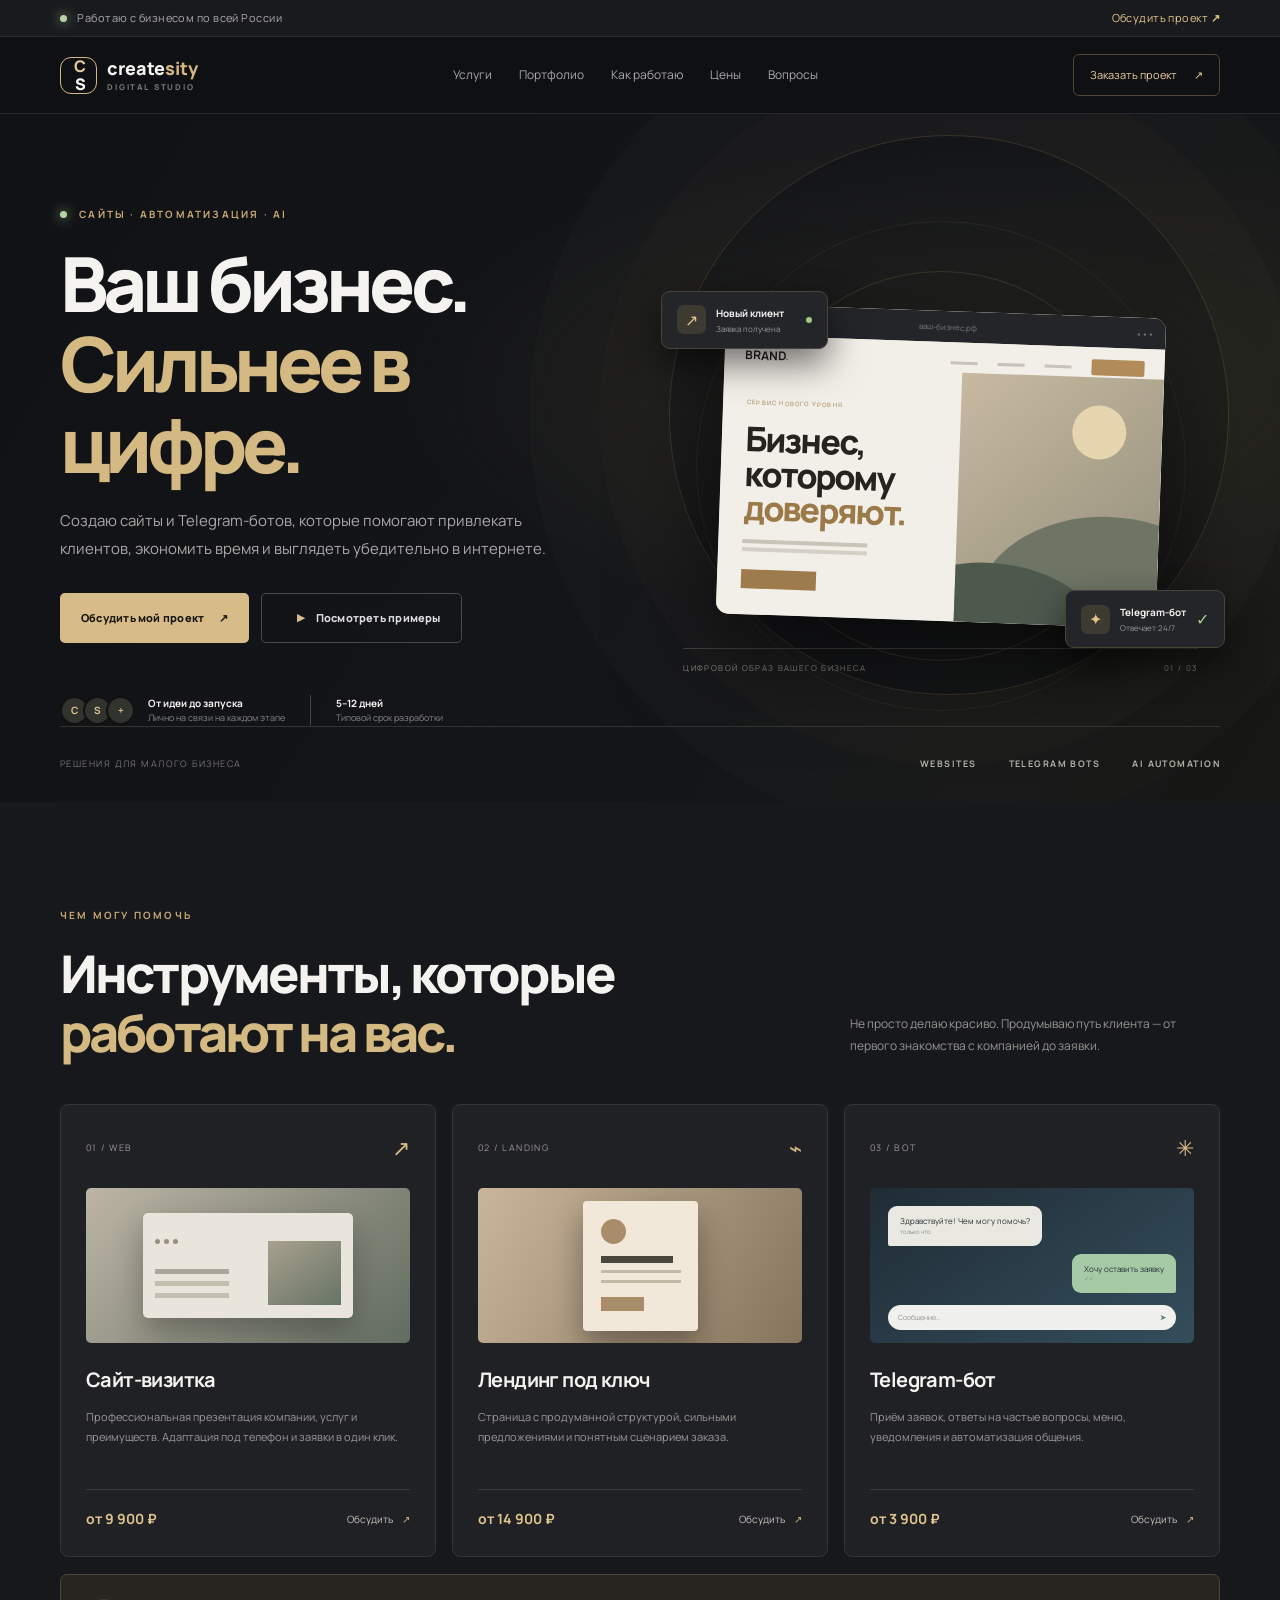
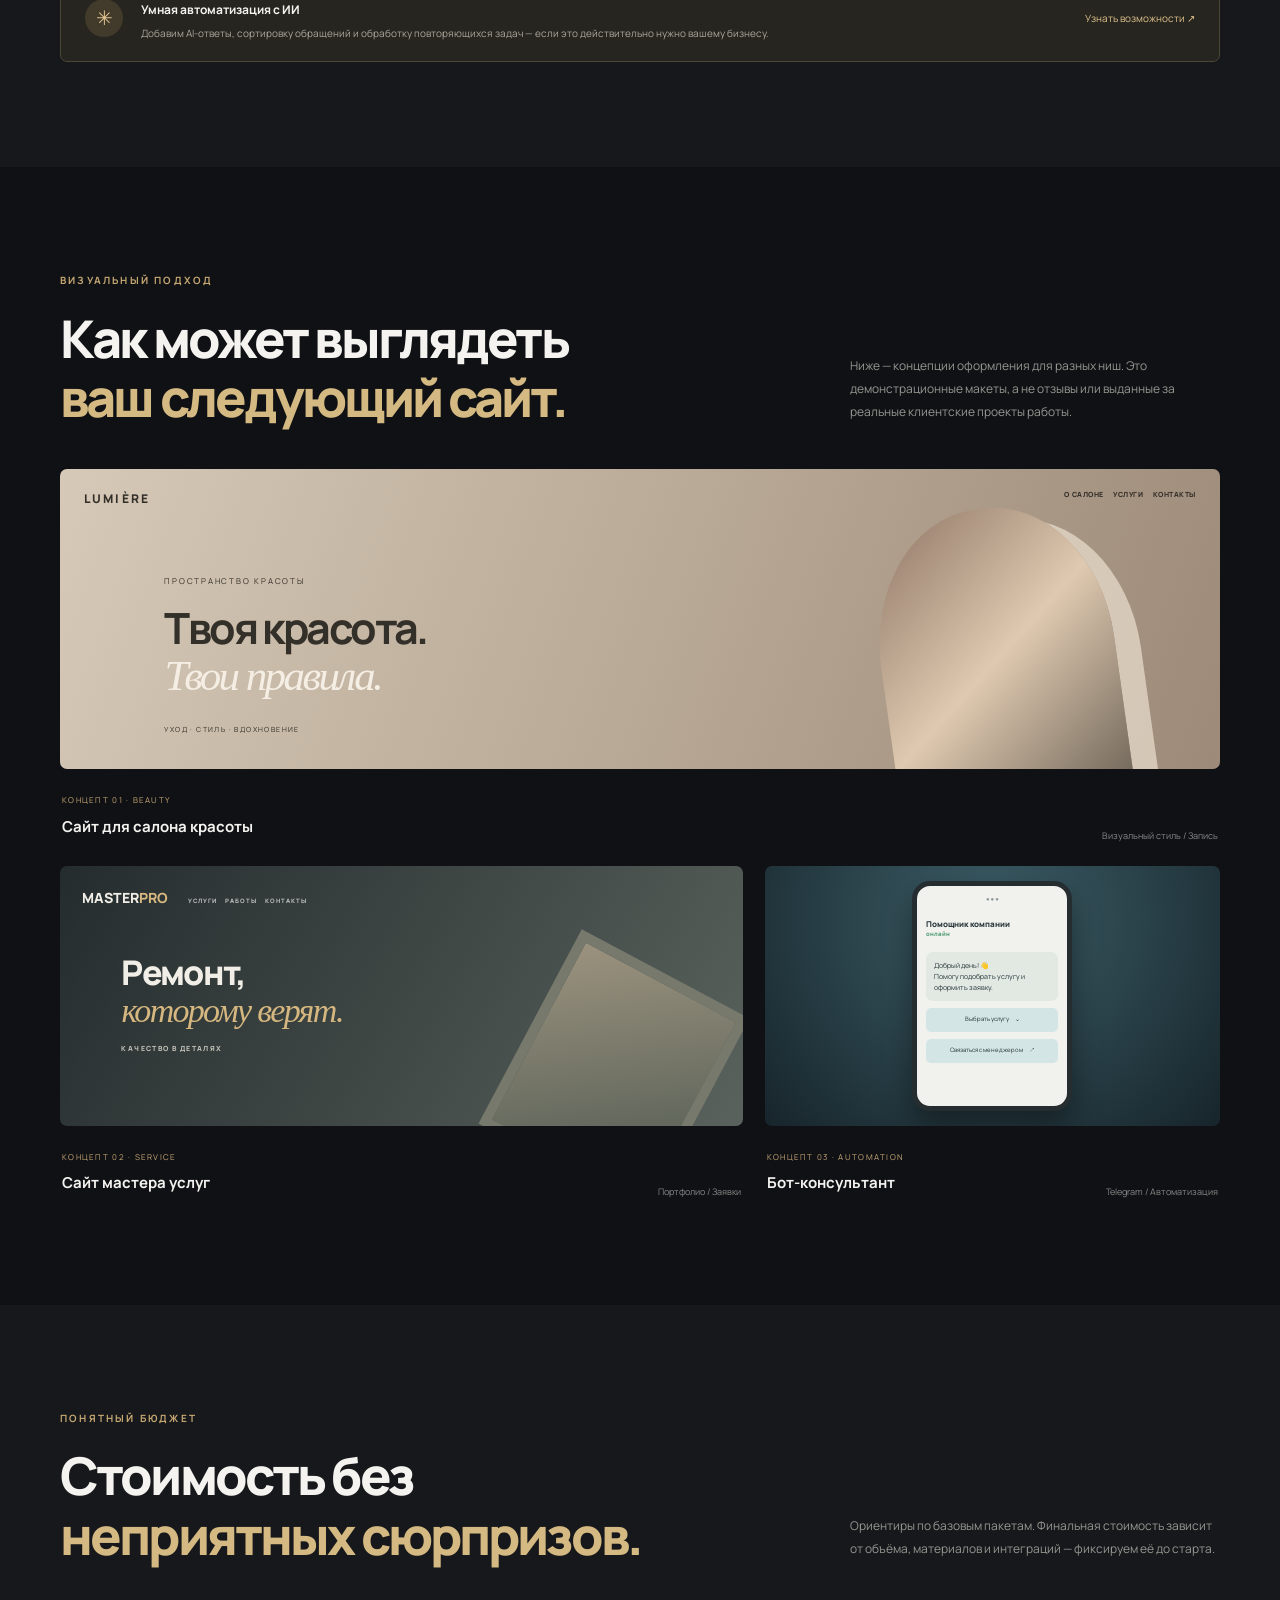
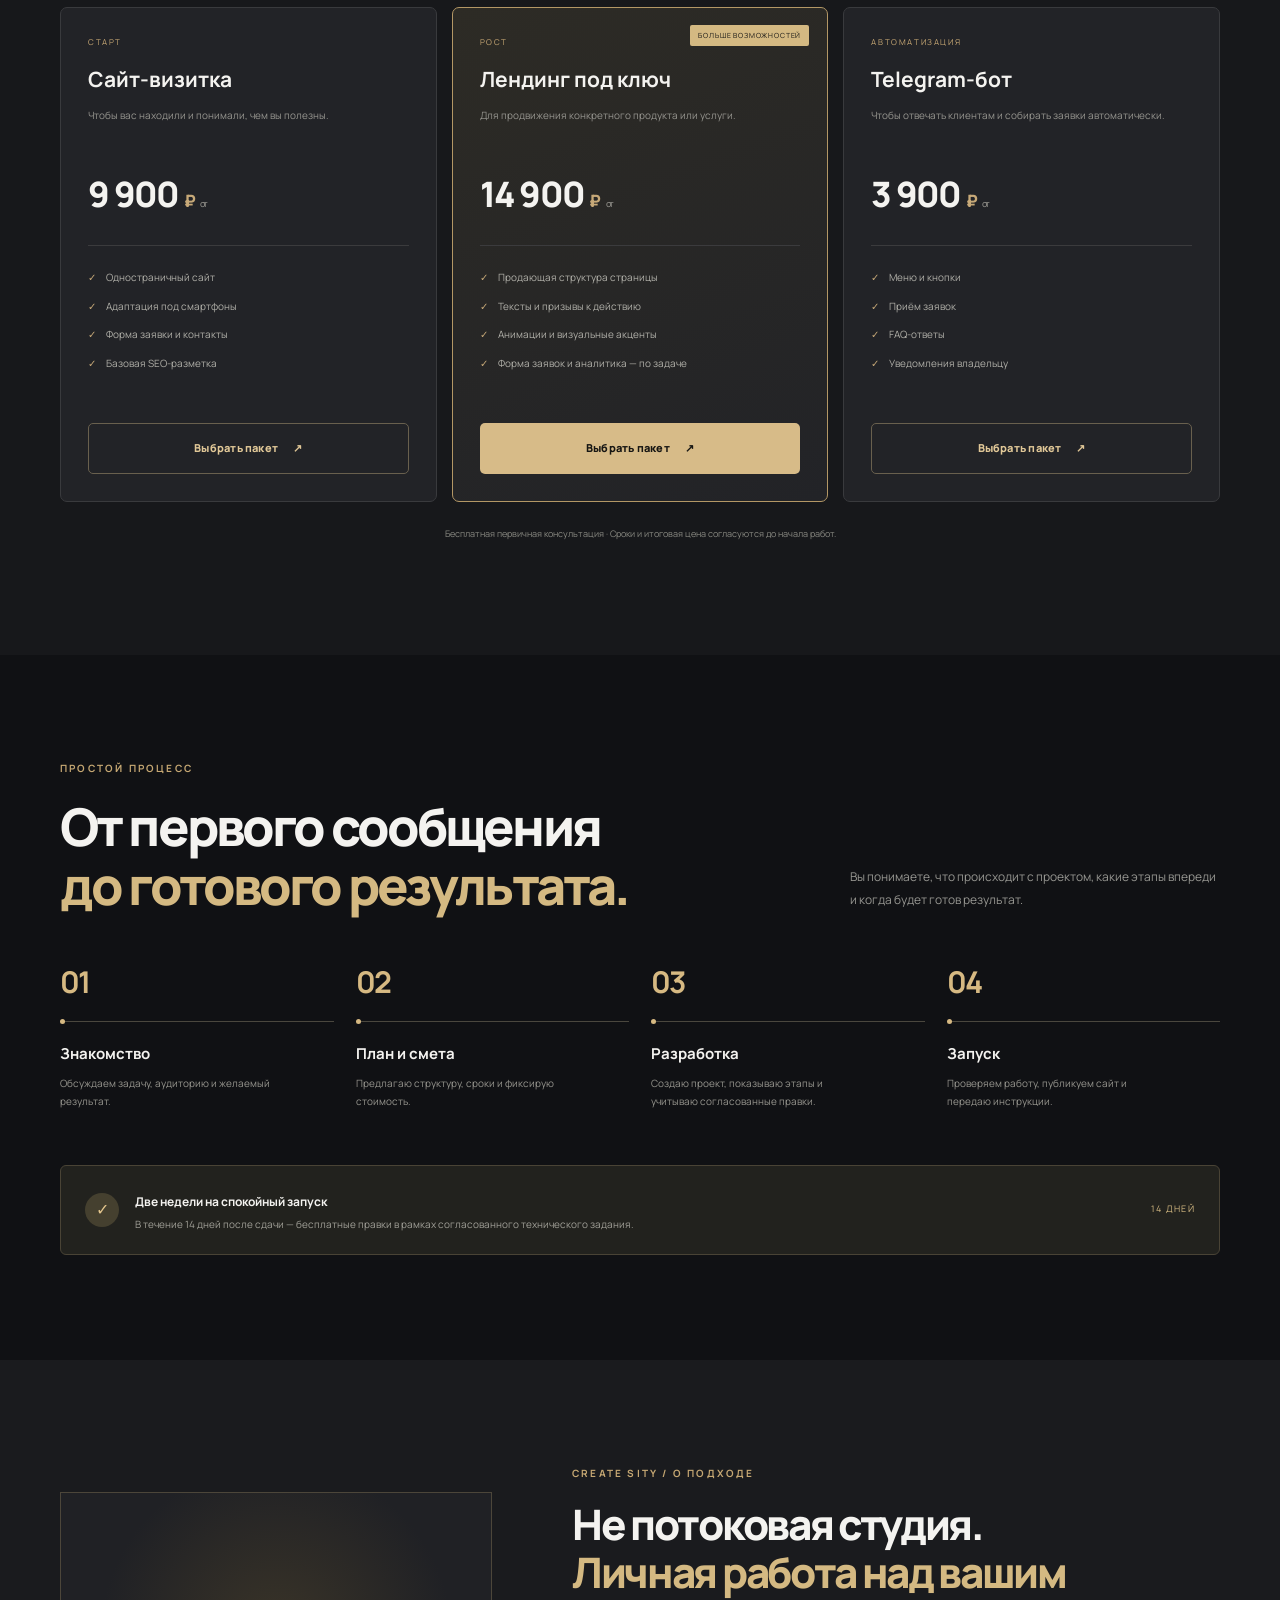
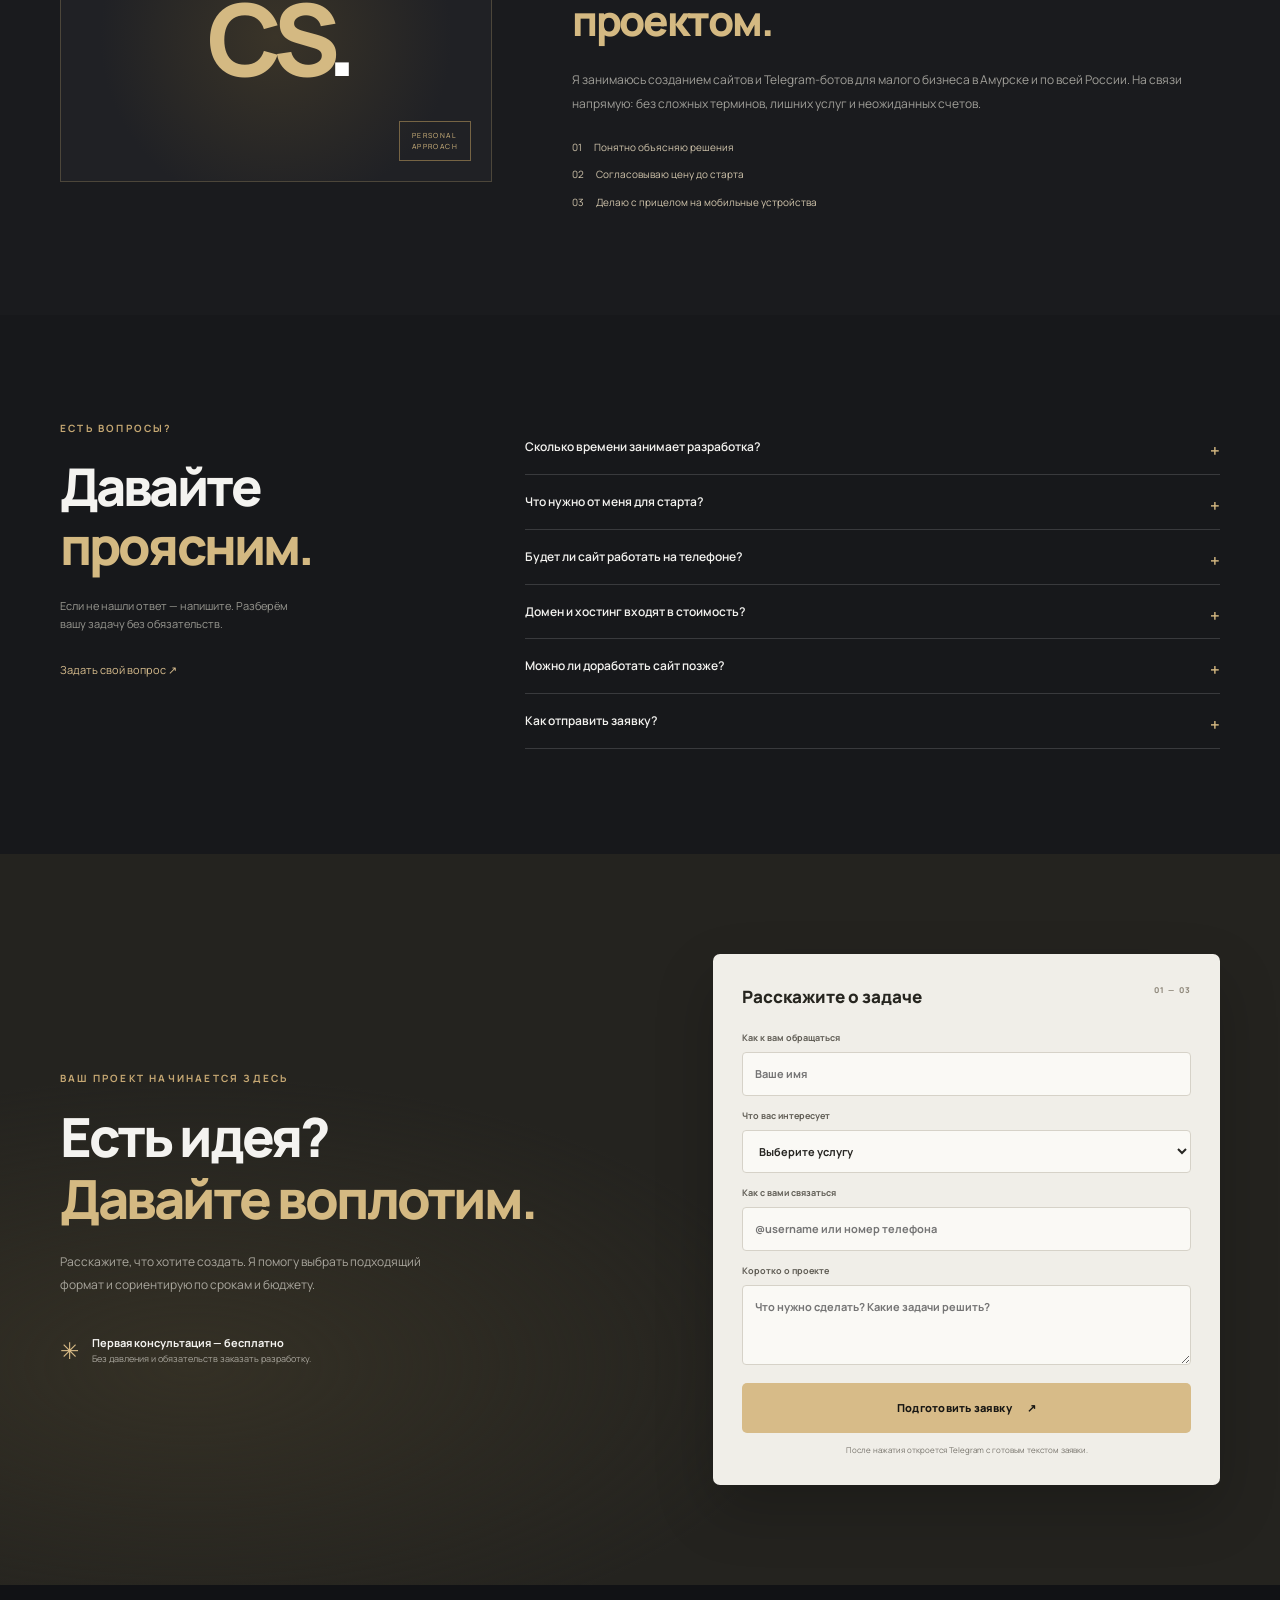
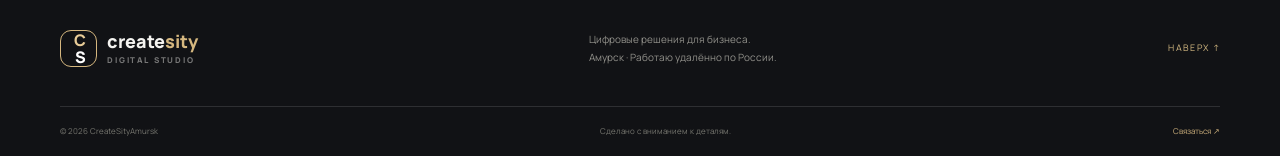
<file: index.html>
<!doctype html>
<html lang="ru">
<head>
  <meta charset="utf-8">
  <meta name="viewport" content="width=device-width,initial-scale=1">
  <meta name="theme-color" content="#101114">
  <meta name="description" content="CreateSityAmursk — сайты, лендинги и Telegram-боты для малого бизнеса. Разработка под ключ, понятные цены и бесплатная консультация.">
  <meta property="og:title" content="CreateSity — цифровые решения для бизнеса">
  <meta property="og:description" content="Сайты и Telegram-боты, которые помогают бизнесу получать клиентов.">
  <meta property="og:type" content="website">
  <title>CreateSity — сайты и Telegram-боты для бизнеса</title>
  <link rel="preconnect" href="https://fonts.googleapis.com">
  <link rel="preconnect" href="https://fonts.gstatic.com" crossorigin>
  <link href="https://fonts.googleapis.com/css2?family=Manrope:wght@400;500;600;700;800&display=swap" rel="stylesheet">
  <link rel="stylesheet" href="style.css">
  <script src="config.js" defer></script>
  <script src="script.js" defer></script>
</head>
<body>
  <div class="topline"><div class="wrap topline-inner"><span><i class="pulse"></i> Работаю с бизнесом по всей России</span><a href="#contact">Обсудить проект <b>↗</b></a></div></div>
  <header class="header">
    <div class="wrap nav">
      <a class="brand" href="#home" aria-label="CreateSity — главная"><span class="brand-mark">C<span>S</span></span><span>create<span class="brand-light">sity</span><small> DIGITAL STUDIO</small></span></a>
      <button class="menu-toggle" aria-label="Открыть меню" aria-expanded="false">☰</button>
      <nav class="nav-links" aria-label="Главная навигация">
        <a href="#services">Услуги</a><a href="#work">Портфолио</a><a href="#process">Как работаю</a><a href="#pricing">Цены</a><a href="#faq">Вопросы</a>
      </nav>
      <a class="nav-cta" href="#contact">Заказать проект <span>↗</span></a>
    </div>
  </header>

  <main>
    <section class="hero" id="home">
      <div class="hero-glow"></div>
      <div class="wrap hero-grid">
        <div class="hero-copy">
          <div class="eyebrow"><span class="eyebrow-dot"></span> САЙТЫ · АВТОМАТИЗАЦИЯ · AI</div>
          <h1>Ваш бизнес.<br><span>Сильнее в цифре.</span></h1>
          <p class="hero-lead">Создаю сайты и Telegram-ботов, которые помогают привлекать клиентов, экономить время и выглядеть убедительно в интернете.</p>
          <div class="hero-actions"><a class="btn btn-primary" href="#contact">Обсудить мой проект <span>↗</span></a><a class="btn btn-ghost" href="#work"><span class="play">▶</span> Посмотреть примеры</a></div>
          <div class="hero-proof"><div class="proof-avatars"><b>C</b><b>S</b><b>+</b></div><div><strong>От идеи до запуска</strong><small>Лично на связи на каждом этапе</small></div><span class="proof-line"></span><div><strong>5–12 дней</strong><small>Типовой срок разработки</small></div></div>
        </div>
        <div class="hero-visual" aria-label="Иллюстрация цифрового проекта">
          <div class="orbit orbit-one"></div><div class="orbit orbit-two"></div>
          <div class="floating-card card-top"><span class="mini-icon">↗</span><div><b>Новый клиент</b><small>Заявка получена</small></div><span class="online"></span></div>
          <div class="browser">
            <div class="browser-bar"><div class="dots"><i></i><i></i><i></i></div><span>ваш-бизнес.рф</span><b>•••</b></div>
            <div class="mock-site"><div class="mock-nav"><b>BRAND<span>.</span></b><i></i><i></i><i></i><em></em></div><div class="mock-content"><div class="mock-pill">СЕРВИС НОВОГО УРОВНЯ</div><div class="mock-title">Бизнес,<br>которому<br><span>доверяют.</span></div><div class="mock-text"></div><div class="mock-button"></div></div><div class="mock-photo"><div class="photo-sun"></div><div class="photo-hill h1"></div><div class="photo-hill h2"></div></div></div>
          </div>
          <div class="floating-card card-bottom"><span class="bot-icon">✦</span><div><b>Telegram-бот</b><small>Отвечает 24/7</small></div><span class="bot-check">✓</span></div>
          <div class="visual-caption">ЦИФРОВОЙ ОБРАЗ ВАШЕГО БИЗНЕСА <span>01 / 03</span></div>
        </div>
      </div>
      <div class="wrap hero-bottom"><span>РЕШЕНИЯ ДЛЯ МАЛОГО БИЗНЕСА</span><div><b>WEBSITES</b><b>TELEGRAM BOTS</b><b>AI AUTOMATION</b></div></div>
    </section>

    <section class="section services" id="services">
      <div class="wrap">
        <div class="section-head"><div><div class="eyebrow">ЧЕМ МОГУ ПОМОЧЬ</div><h2>Инструменты, которые<br><span>работают на вас.</span></h2></div><p>Не просто делаю красиво. Продумываю путь клиента — от первого знакомства с компанией до заявки.</p></div>
        <div class="service-grid">
          <article class="service-card featured"><div class="service-top"><span class="service-num">01 / WEB</span><span class="service-icon">↗</span></div><div class="service-art art-web"><div class="art-window"><i></i><i></i><i></i><div class="art-lines"></div><div class="art-block"></div></div></div><h3>Сайт-визитка</h3><p>Профессиональная презентация компании, услуг и преимуществ. Адаптация под телефон и заявки в один клик.</p><div class="service-foot"><b>от 9 900 ₽</b><a href="#contact" data-service="Сайт-визитка">Обсудить <span>↗</span></a></div></article>
          <article class="service-card"><div class="service-top"><span class="service-num">02 / LANDING</span><span class="service-icon">⌁</span></div><div class="service-art art-land"><div class="land-card"><span></span><b></b><i></i><i></i><em></em></div></div><h3>Лендинг под ключ</h3><p>Страница с продуманной структурой, сильными предложениями и понятным сценарием заказа.</p><div class="service-foot"><b>от 14 900 ₽</b><a href="#contact" data-service="Лендинг под ключ">Обсудить <span>↗</span></a></div></article>
          <article class="service-card"><div class="service-top"><span class="service-num">03 / BOT</span><span class="service-icon">✳</span></div><div class="service-art art-bot"><div class="chat-bubble">Здравствуйте! Чем могу помочь?<small>только что</small></div><div class="chat-bubble reply">Хочу оставить заявку<small>✓✓</small></div><div class="chat-input">Сообщение… <b>➤</b></div></div><h3>Telegram-бот</h3><p>Приём заявок, ответы на частые вопросы, меню, уведомления и автоматизация общения.</p><div class="service-foot"><b>от 3 900 ₽</b><a href="#contact" data-service="Telegram-бот">Обсудить <span>↗</span></a></div></article>
        </div>
        <div class="ai-strip"><div class="ai-symbol">✳</div><div><b>Умная автоматизация с ИИ</b><p>Добавим AI-ответы, сортировку обращений и обработку повторяющихся задач — если это действительно нужно вашему бизнесу.</p></div><a href="#contact">Узнать возможности <span>↗</span></a></div>
      </div>
    </section>

    <section class="section work" id="work">
      <div class="wrap">
        <div class="section-head"><div><div class="eyebrow">ВИЗУАЛЬНЫЙ ПОДХОД</div><h2>Как может выглядеть<br><span>ваш следующий сайт.</span></h2></div><p>Ниже — концепции оформления для разных ниш. Это демонстрационные макеты, а не отзывы или выданные за реальные клиентские проекты работы.</p></div>
        <div class="work-grid">
          <article class="work-card work-wide"><div class="work-preview preview-beauty"><div class="preview-nav">LUMIÈRE <span>О САЛОНЕ　 УСЛУГИ　 КОНТАКТЫ</span></div><div class="beauty-content"><small>ПРОСТРАНСТВО КРАСОТЫ</small><b>Твоя красота.<br><i>Твои правила.</i></b><span>УХОД · СТИЛЬ · ВДОХНОВЕНИЕ</span></div><div class="beauty-shape"></div></div><div class="work-meta"><div><small>КОНЦЕПТ 01 · BEAUTY</small><h3>Сайт для салона красоты</h3></div><span>Визуальный стиль / Запись</span></div></article>
          <article class="work-card"><div class="work-preview preview-repair"><div class="repair-nav">MASTER<span>PRO</span><small>УСЛУГИ　 РАБОТЫ　 КОНТАКТЫ</small></div><div class="repair-title">Ремонт,<br><i>которому верят.</i><small>КАЧЕСТВО В ДЕТАЛЯХ</small></div><div class="repair-shape"></div></div><div class="work-meta"><div><small>КОНЦЕПТ 02 · SERVICE</small><h3>Сайт мастера услуг</h3></div><span>Портфолио / Заявки</span></div></article>
          <article class="work-card"><div class="work-preview preview-bot"><div class="phone"><div class="phone-top">● ● ●</div><div class="phone-head">Помощник компании <span>онлайн</span></div><div class="phone-msg">Добрый день! 👋<br>Помогу подобрать услугу и оформить заявку.</div><div class="phone-choice">Выбрать услугу　⌄</div><div class="phone-choice">Связаться с менеджером　↗</div></div></div><div class="work-meta"><div><small>КОНЦЕПТ 03 · AUTOMATION</small><h3>Бот-консультант</h3></div><span>Telegram / Автоматизация</span></div></article>
        </div>
      </div>
    </section>

    <section class="section pricing" id="pricing">
      <div class="wrap">
        <div class="section-head"><div><div class="eyebrow">ПОНЯТНЫЙ БЮДЖЕТ</div><h2>Стоимость без<br><span>неприятных сюрпризов.</span></h2></div><p>Ориентиры по базовым пакетам. Финальная стоимость зависит от объёма, материалов и интеграций — фиксируем её до старта.</p></div>
        <div class="price-grid">
          <article class="price-card"><div class="price-label">СТАРТ</div><h3>Сайт-визитка</h3><p>Чтобы вас находили и понимали, чем вы полезны.</p><div class="price-value">9 900 <small>₽</small><em>от</em></div><ul><li>Одностраничный сайт</li><li>Адаптация под смартфоны</li><li>Форма заявки и контакты</li><li>Базовая SEO-разметка</li></ul><a class="btn btn-outline" href="#contact" data-service="Сайт-визитка">Выбрать пакет <span>↗</span></a></article>
          <article class="price-card price-popular"><div class="popular-label">БОЛЬШЕ ВОЗМОЖНОСТЕЙ</div><div class="price-label">РОСТ</div><h3>Лендинг под ключ</h3><p>Для продвижения конкретного продукта или услуги.</p><div class="price-value">14 900 <small>₽</small><em>от</em></div><ul><li>Продающая структура страницы</li><li>Тексты и призывы к действию</li><li>Анимации и визуальные акценты</li><li>Форма заявок и аналитика — по задаче</li></ul><a class="btn btn-primary" href="#contact" data-service="Лендинг под ключ">Выбрать пакет <span>↗</span></a></article>
          <article class="price-card"><div class="price-label">АВТОМАТИЗАЦИЯ</div><h3>Telegram-бот</h3><p>Чтобы отвечать клиентам и собирать заявки автоматически.</p><div class="price-value">3 900 <small>₽</small><em>от</em></div><ul><li>Меню и кнопки</li><li>Приём заявок</li><li>FAQ-ответы</li><li>Уведомления владельцу</li></ul><a class="btn btn-outline" href="#contact" data-service="Telegram-бот">Выбрать пакет <span>↗</span></a></article>
        </div>
        <p class="price-note">Бесплатная первичная консультация · Сроки и итоговая цена согласуются до начала работ.</p>
      </div>
    </section>

    <section class="section process" id="process">
      <div class="wrap">
        <div class="section-head"><div><div class="eyebrow">ПРОСТОЙ ПРОЦЕСС</div><h2>От первого сообщения<br><span>до готового результата.</span></h2></div><p>Вы понимаете, что происходит с проектом, какие этапы впереди и когда будет готов результат.</p></div>
        <div class="steps"><article><b>01</b><span class="step-line"></span><h3>Знакомство</h3><p>Обсуждаем задачу, аудиторию и желаемый результат.</p></article><article><b>02</b><span class="step-line"></span><h3>План и смета</h3><p>Предлагаю структуру, сроки и фиксирую стоимость.</p></article><article><b>03</b><span class="step-line"></span><h3>Разработка</h3><p>Создаю проект, показываю этапы и учитываю согласованные правки.</p></article><article><b>04</b><span class="step-line"></span><h3>Запуск</h3><p>Проверяем работу, публикуем сайт и передаю инструкции.</p></article></div>
        <div class="guarantee"><div class="guarantee-icon">✓</div><div><b>Две недели на спокойный запуск</b><p>В течение 14 дней после сдачи — бесплатные правки в рамках согласованного технического задания.</p></div><span>14 ДНЕЙ</span></div>
      </div>
    </section>

    <section class="section about">
      <div class="wrap about-grid"><div class="about-mark"><div class="big-monogram">CS<span>.</span></div><div class="about-stamp">PERSONAL<br>APPROACH</div></div><div><div class="eyebrow">CREATE SITY / О ПОДХОДЕ</div><h2>Не потоковая студия.<br><span>Личная работа над вашим проектом.</span></h2><p>Я занимаюсь созданием сайтов и Telegram-ботов для малого бизнеса в Амурске и по всей России. На связи напрямую: без сложных терминов, лишних услуг и неожиданных счетов.</p><div class="about-points"><span>01　 Понятно объясняю решения</span><span>02　 Согласовываю цену до старта</span><span>03　 Делаю с прицелом на мобильные устройства</span></div></div></div>
    </section>

    <section class="section faq" id="faq">
      <div class="wrap faq-grid"><div><div class="eyebrow">ЕСТЬ ВОПРОСЫ?</div><h2>Давайте<br><span>проясним.</span></h2><p>Если не нашли ответ — напишите. Разберём вашу задачу без обязательств.</p><a href="#contact" class="text-link">Задать свой вопрос ↗</a></div><div class="faq-list">
        <details><summary>Сколько времени занимает разработка?</summary><p>Сайт-визитка обычно занимает 5–7 дней, лендинг — 7–12 дней, Telegram-бот — 3–6 дней. Срок зависит от объёма и скорости согласования материалов.</p></details>
        <details><summary>Что нужно от меня для старта?</summary><p>Кратко описать бизнес и задачу. Если есть логотип, фотографии, тексты и примеры сайтов, которые нравятся, — это поможет. Если материалов нет, обсудим, как подготовить основу.</p></details>
        <details><summary>Будет ли сайт работать на телефоне?</summary><p>Да. Макет адаптируется под смартфоны, планшеты и компьютеры. Перед сдачей проверяются основные размеры экранов.</p></details>
        <details><summary>Домен и хостинг входят в стоимость?</summary><p>Покупка домена и платный хостинг оплачиваются отдельно. Помогу подобрать и подключить подходящий вариант.</p></details>
        <details><summary>Можно ли доработать сайт позже?</summary><p>Да. Можно добавлять страницы, новые услуги, формы, интеграции и автоматизацию по мере развития бизнеса.</p></details>
        <details><summary>Как отправить заявку?</summary><p>Заполните форму ниже. Она подготовит сообщение для Telegram — останется выбрать чат и отправить его. Автоматическая доставка владельцу требует подключения Telegram-бота.</p></details>
      </div></div>
    </section>

    <section class="contact-section" id="contact">
      <div class="wrap contact-grid"><div><div class="eyebrow">ВАШ ПРОЕКТ НАЧИНАЕТСЯ ЗДЕСЬ</div><h2>Есть идея?<br><span>Давайте воплотим.</span></h2><p>Расскажите, что хотите создать. Я помогу выбрать подходящий формат и сориентирую по срокам и бюджету.</p><div class="contact-note"><span>✳</span><div><b>Первая консультация — бесплатно</b><small>Без давления и обязательств заказать разработку.</small></div></div></div>
        <form class="contact-form" id="lead-form">
          <div class="form-title">Расскажите о задаче <span>01 — 03</span></div>
          <label>Как к вам обращаться<input name="name" placeholder="Ваше имя" required maxlength="80"></label>
          <label>Что вас интересует<select name="service" id="service-select" required><option value="">Выберите услугу</option><option>Сайт-визитка</option><option>Лендинг под ключ</option><option>Telegram-бот</option><option>ИИ и автоматизация</option><option>Другое</option></select></label>
          <label>Как с вами связаться<input name="contact" placeholder="@username или номер телефона" required maxlength="120"></label>
          <label>Коротко о проекте<textarea name="message" rows="3" placeholder="Что нужно сделать? Какие задачи решить?" maxlength="1200"></textarea></label>
          <button class="btn btn-primary form-submit" type="submit">Подготовить заявку <span>↗</span></button>
          <p class="form-hint" id="form-status">После нажатия откроется Telegram с готовым текстом заявки.</p>
        </form>
      </div>
    </section>
  </main>
  <footer class="footer"><div class="wrap footer-main"><a class="brand" href="#home"><span class="brand-mark">C<span>S</span></span><span>create<span class="brand-light">sity</span><small> DIGITAL STUDIO</small></span></a><p>Цифровые решения для бизнеса.<br>Амурск · Работаю удалённо по России.</p><a href="#home" class="back-top">НАВЕРХ ↑</a></div><div class="wrap footer-bottom"><span>© <span id="year"></span> CreateSityAmursk</span><span>Сделано с вниманием к деталям.</span><a href="#contact">Связаться ↗</a></div></footer>
  <a class="mobile-cta" href="#contact">Обсудить проект <span>↗</span></a>
</body>
</html>
</file>
<file: style.css>
*{box-sizing:border-box}html{scroll-behavior:smooth;scroll-padding-top:90px}body{margin:0;background:#101114;color:#f4f3f0;font-family:Manrope,Arial,sans-serif;line-height:1.65}a{color:inherit;text-decoration:none}button,input,select,textarea{font:inherit}.wrap{width:min(1160px,calc(100% - 48px));margin:auto}.topline{background:#191a1e;border-bottom:1px solid #2a2b30;color:#aaa;font-size:11px;letter-spacing:.04em}.topline-inner{height:36px;display:flex;justify-content:space-between;align-items:center}.topline a{color:#e4c58c}.pulse,.eyebrow-dot{display:inline-block;width:7px;height:7px;background:#b6d4a0;border-radius:50%;margin-right:8px;box-shadow:0 0 12px #9fc887}.header{position:sticky;top:0;z-index:30;background:#101114ed;backdrop-filter:blur(18px);border-bottom:1px solid #28292e}.nav{height:76px;display:flex;align-items:center;justify-content:space-between}.brand{display:flex;align-items:center;gap:10px;font-weight:800;font-size:18px;line-height:1}.brand-mark{width:37px;height:37px;border:1px solid #d5b77f;border-radius:11px;display:grid;place-items:center;color:#e8cc98;font-size:16px;letter-spacing:-3px}.brand-mark span{color:#fff}.brand-light{color:#d5b77f}.brand small{display:block;font-size:8px;letter-spacing:.23em;color:#777;margin-top:6px}.nav-links{display:flex;gap:27px;color:#aaa;font-size:12px}.nav-links a:hover,.text-link:hover{color:#e5c58d}.nav-cta{border:1px solid #514735;padding:11px 16px;border-radius:6px;font-size:11px;color:#e9d0a1}.nav-cta span,.btn span{margin-left:15px}.menu-toggle{display:none;background:none;border:0;color:white;font-size:24px}.hero{position:relative;overflow:hidden;padding:92px 0 0;background:radial-gradient(ellipse at 78% 40%,#25251f 0,transparent 42%),linear-gradient(120deg,#111215,#141519 60%,#171815)}.hero-glow{position:absolute;width:560px;height:560px;border:1px solid #a98b5940;border-radius:50%;right:4%;top:3%;box-shadow:0 0 0 70px #a98b5908,0 0 0 140px #a98b5905}.hero-grid{display:grid;grid-template-columns:1fr 1fr;align-items:center;gap:42px;min-height:490px;position:relative}.eyebrow{color:#c6a873;font-size:10px;font-weight:700;letter-spacing:.22em;margin-bottom:20px}.hero h1{font-size:clamp(48px,6vw,76px);letter-spacing:-.065em;line-height:1.06;margin:0 0 23px;font-weight:800}.hero h1 span,h2 span{color:#d4b982}.hero-lead{color:#aaa9a5;font-size:15px;max-width:500px;line-height:1.85}.hero-actions{display:flex;gap:12px;flex-wrap:wrap;margin-top:30px}.btn{display:inline-flex;align-items:center;justify-content:center;padding:15px 20px;border-radius:5px;font-size:11px;font-weight:800;letter-spacing:.02em;transition:.2s;border:1px solid transparent;cursor:pointer}.btn-primary{background:#d7bb88;color:#171613}.btn-primary:hover{background:#ebd2a5;transform:translateY(-2px)}.btn-ghost{border-color:#494a4b;color:#ddd}.btn-ghost:hover{border-color:#c7aa76}.play{font-size:10px;margin-right:10px;color:#d8bc8b}.hero-proof{display:flex;align-items:center;gap:13px;margin-top:52px}.proof-avatars{display:flex}.proof-avatars b{width:29px;height:29px;border-radius:50%;display:grid;place-items:center;background:#31332e;border:2px solid #111;color:#e3c48c;font-size:10px;margin-left:-6px}.proof-avatars b:first-child{margin-left:0}.hero-proof strong,.hero-proof small{display:block}.hero-proof strong{font-size:10px}.hero-proof small{color:#858580;font-size:9px}.proof-line{height:30px;width:1px;background:#484640;margin:0 12px}.hero-visual{height:440px;position:relative;display:grid;place-items:center}.browser{width:min(440px,90%);height:310px;background:#e8e4da;border-radius:12px;box-shadow:0 35px 100px #0009;overflow:hidden;transform:rotate(2deg);position:relative;z-index:2}.browser-bar{height:31px;background:#242529;display:flex;align-items:center;justify-content:space-between;padding:0 12px;color:#777;font-size:8px}.dots{display:flex;gap:4px}.dots i{width:5px;height:5px;border-radius:50%;background:#b18d63}.mock-site{height:calc(100% - 31px);background:#f2efe8;position:relative;color:#24231f;overflow:hidden}.mock-nav{height:40px;display:flex;align-items:center;gap:20px;padding:0 20px;font-size:7px}.mock-nav b{font-size:12px;margin-right:auto}.mock-nav b span{color:#b48c54}.mock-nav i{width:27px;height:3px;background:#c8c3b9}.mock-nav em{width:53px;height:16px;background:#b18b58;border-radius:2px}.mock-content{padding:23px 0 0 24px;position:relative;z-index:2}.mock-pill{font-size:6px;letter-spacing:.2em;color:#9b7949}.mock-title{font-size:34px;line-height:1.02;font-weight:800;letter-spacing:-.06em;margin-top:13px}.mock-title span{color:#9b7949}.mock-text{width:125px;height:4px;background:#c9c4b8;margin-top:14px;box-shadow:0 8px #d5d0c6}.mock-button{width:75px;height:19px;background:#9d7b4c;margin-top:26px}.mock-photo{position:absolute;right:0;top:30px;width:46%;height:100%;background:linear-gradient(140deg,#c8b9a1,#8c8a76);overflow:hidden}.photo-sun{position:absolute;top:28px;right:36px;width:54px;height:54px;background:#e6d5ae;border-radius:50%}.photo-hill{position:absolute;bottom:-50px;width:260px;height:190px;border-radius:50%}.h1{background:#6e7565;right:-80px}.h2{background:#4e594e;right:40px;bottom:-100px}.floating-card{position:absolute;z-index:3;background:#242529;border:1px solid #49443a;border-radius:9px;padding:13px 15px;display:flex;align-items:center;gap:10px;box-shadow:0 15px 35px #0008}.floating-card b,.floating-card small{display:block}.floating-card b{font-size:10px}.floating-card small{font-size:8px;color:#999}.card-top{top:45px;left:0}.card-bottom{bottom:38px;right:-5px}.mini-icon,.bot-icon{width:29px;height:29px;display:grid;place-items:center;background:#3d3b31;color:#e3c28b;border-radius:7px}.online{width:6px;height:6px;background:#9fca87;border-radius:50%;margin-left:12px}.bot-check{color:#a9d18f}.orbit{position:absolute;border:1px solid #bda16a33;border-radius:50%;width:390px;height:390px}.orbit-two{width:490px;height:490px;border-color:#bda16a18}.visual-caption{position:absolute;bottom:0;left:4%;right:4%;border-top:1px solid #42413a;padding:12px 0;color:#8d8b84;font-size:8px;letter-spacing:.17em;display:flex;justify-content:space-between}.hero-bottom{height:76px;border-top:1px solid #34342f;display:flex;align-items:center;justify-content:space-between;color:#74746e;font-size:9px;letter-spacing:.16em}.hero-bottom div{display:flex;gap:32px;color:#b5b2a9;font-size:9px}.section{padding:105px 0}.section-head{display:flex;align-items:end;justify-content:space-between;gap:40px;margin-bottom:42px}.section-head h2,.about h2,.faq h2,.contact-section h2{font-size:clamp(34px,4.5vw,52px);line-height:1.14;letter-spacing:-.055em;margin:0;font-weight:800}.section-head>p{max-width:370px;color:#969691;font-size:12px;line-height:1.9;margin:0 0 4px}.services{background:#17181b}.service-grid{display:grid;grid-template-columns:repeat(3,1fr);gap:16px}.service-card{padding:25px;background:#202125;border:1px solid #34353a;border-radius:8px;transition:.25s}.service-card:hover{transform:translateY(-5px);border-color:#a68c5e}.service-top{display:flex;justify-content:space-between;align-items:center}.service-num{font-size:9px;letter-spacing:.16em;color:#9b9a94}.service-icon{color:#d7ba85;font-size:22px}.service-art{height:155px;margin:22px 0 20px;border-radius:5px;position:relative;overflow:hidden;display:grid;place-items:center}.art-web{background:linear-gradient(135deg,#bdb5a5,#626c61)}.art-window{width:65%;height:105px;background:#e9e5dc;border-radius:5px;box-shadow:0 14px 30px #0004;padding:12px;position:relative}.art-window i{display:inline-block;width:5px;height:5px;border-radius:50%;background:#9a8e7d;margin-right:4px}.art-lines{width:40%;height:5px;background:#aaa69b;margin-top:17px;box-shadow:0 12px #c4beb1,0 24px #c4beb1}.art-block{position:absolute;right:12px;top:28px;width:35%;height:64px;background:linear-gradient(145deg,#a8a08e,#677466)}.art-land{background:linear-gradient(120deg,#c9b59a,#86755e)}.land-card{width:115px;height:130px;background:#f1e8da;border-radius:4px;box-shadow:0 15px 30px #0005;padding:18px}.land-card span{display:block;width:25px;height:25px;border-radius:50%;background:#a98d69;margin-bottom:12px}.land-card b{display:block;width:72px;height:7px;background:#4c473d}.land-card i{display:block;width:80px;height:3px;background:#c4b9a7;margin-top:7px}.land-card em{display:block;width:43px;height:14px;background:#a98d69;margin-top:14px}.art-bot{background:linear-gradient(145deg,#202c36,#344e5c);padding:18px;display:flex;flex-direction:column;gap:8px;align-items:flex-start}.chat-bubble{background:#e9e9e2;color:#293036;padding:8px 12px;border-radius:9px 9px 9px 2px;font-size:8px;max-width:80%}.chat-bubble small{display:block;color:#7e8b8b;font-size:6px}.chat-bubble.reply{align-self:flex-end;background:#a6c9a6;border-radius:9px 9px 2px 9px}.chat-input{background:#f0f1ec;color:#8c9493;border-radius:20px;padding:7px 10px;font-size:7px;width:100%;margin-top:4px}.chat-input b{float:right;color:#527c80}.service-card h3{font-size:20px;margin:0 0 9px;letter-spacing:-.03em}.service-card>p{color:#9a9994;font-size:11px;line-height:1.8;min-height:60px}.service-foot{border-top:1px solid #393a3d;margin-top:22px;padding-top:17px;display:flex;justify-content:space-between;align-items:center}.service-foot>b{color:#e1c38d;font-size:14px}.service-foot a{font-size:10px;color:#c5c3bb}.service-foot a span{color:#d5b77f;margin-left:7px}.ai-strip{margin-top:17px;background:#26251f;border:1px solid #4c4639;border-radius:7px;padding:20px 24px;display:flex;align-items:center;gap:18px}.ai-symbol{width:38px;height:38px;border-radius:50%;display:grid;place-items:center;background:#423a2b;color:#e0c28d;font-size:20px}.ai-strip>div:nth-child(2){flex:1}.ai-strip b{font-size:12px}.ai-strip p{margin:4px 0 0;color:#aaa79d;font-size:10px}.ai-strip>a{font-size:10px;color:#e1c38d}.work-grid{display:grid;grid-template-columns:1.2fr .8fr;gap:22px}.work-wide{grid-column:1/-1}.work-preview{height:260px;border-radius:7px;position:relative;overflow:hidden}.preview-beauty{height:300px;background:linear-gradient(110deg,#d6c9b7,#9d8a78);color:#332f29}.preview-nav{position:absolute;top:20px;left:24px;right:24px;font-size:12px;font-weight:800;letter-spacing:.18em}.preview-nav span{float:right;font-size:7px;letter-spacing:.08em}.beauty-content{position:absolute;left:9%;top:32%;z-index:2}.beauty-content small{font-size:8px;letter-spacing:.22em}.beauty-content b{display:block;font-size:43px;line-height:1.08;letter-spacing:-.06em;margin:13px 0}.beauty-content i{font-family:Georgia,serif;font-weight:400;color:#f5eee4}.beauty-content>span{font-size:7px;letter-spacing:.2em}.beauty-shape{position:absolute;right:9%;top:13%;width:235px;height:300px;border-radius:48% 48% 5px 5px;background:linear-gradient(140deg,#8d7564,#dfc9b0 50%,#6c6256);transform:rotate(-8deg);box-shadow:25px 15px 0 #f0e4d4aa}.preview-repair{background:linear-gradient(120deg,#252c2e,#59625c);color:#f0eee6}.repair-nav{position:absolute;top:20px;left:22px;font-size:14px;font-weight:800}.repair-nav span{color:#d5b77f}.repair-nav small{font-size:6px;letter-spacing:.15em;margin-left:20px;color:#bbb}.repair-title{position:absolute;left:9%;top:34%;font-size:34px;line-height:1.1;font-weight:800;z-index:2;letter-spacing:-.05em}.repair-title i{font-family:Georgia,serif;color:#d5b77f;font-weight:400}.repair-title small{display:block;font-size:7px;letter-spacing:.2em;margin-top:15px;color:#c1c0b7}.repair-shape{position:absolute;right:5%;bottom:-55px;width:190px;height:220px;background:linear-gradient(145deg,#9b927e,#4e5951);transform:rotate(28deg);border:10px solid #77796d}.preview-bot{background:radial-gradient(circle at 50% 20%,#3c5d67,#17252b);display:grid;place-items:center}.phone{width:160px;height:230px;background:#f1f2ed;border-radius:18px;border:5px solid #252d31;padding:9px;color:#26343a;box-shadow:0 15px 30px #0006}.phone-top{text-align:center;font-size:6px;color:#8b9a9a}.phone-head{font-size:8px;font-weight:800;margin:12px 0}.phone-head span{display:block;color:#4f9b72;font-size:6px}.phone-msg{background:#e2e9e3;border-radius:7px;padding:8px;font-size:7px;line-height:1.6}.phone-choice{margin-top:7px;background:#d4e5e5;border-radius:5px;padding:7px;font-size:6px;text-align:center}.work-meta{display:flex;justify-content:space-between;align-items:end;padding:15px 2px 0}.work-meta small{font-size:8px;letter-spacing:.16em;color:#c8a978}.work-meta h3{font-size:15px;margin:4px 0}.work-meta>span{font-size:9px;color:#888}.pricing{background:#17181b}.price-grid{display:grid;grid-template-columns:repeat(3,1fr);gap:15px;align-items:stretch}.price-card{background:#222327;border:1px solid #393a3d;border-radius:7px;padding:27px;position:relative}.price-popular{border-color:#b39765;background:linear-gradient(160deg,#2d2b25,#222327)}.popular-label{position:absolute;right:18px;top:17px;background:#d4b982;color:#1a1916;font-size:7px;letter-spacing:.12em;padding:5px 8px;border-radius:2px}.price-label{font-size:8px;color:#c9a975;letter-spacing:.2em}.price-card h3{font-size:21px;margin:14px 0 6px}.price-card>p{font-size:10px;color:#96958f;min-height:37px}.price-value{font-size:35px;font-weight:800;letter-spacing:-.05em;margin:22px 0}.price-value small{font-size:17px;color:#c7a978}.price-value em{font-size:9px;color:#8f8e88;font-style:normal;font-weight:500;margin-left:6px}.price-card ul{list-style:none;padding:17px 0;margin:0 0 22px;border-top:1px solid #3b3b3d;min-height:156px}.price-card li{font-size:10px;color:#b0afa8;padding:6px 0}.price-card li:before{content:"✓";color:#c7a978;margin-right:10px}.price-card .btn{width:100%}.btn-outline{border-color:#69604e;color:#e0c797}.btn-outline:hover{background:#373329}.price-note{text-align:center;color:#898982;font-size:9px;margin-top:25px}.steps{display:grid;grid-template-columns:repeat(4,1fr);gap:22px}.steps article{position:relative}.steps article>b{font-size:30px;color:#d6b982;letter-spacing:-.06em}.step-line{display:block;height:1px;background:#4a473e;margin:14px 0 20px;position:relative}.step-line:after{content:"";position:absolute;left:0;top:-2px;width:5px;height:5px;border-radius:50%;background:#d6b982}.steps h3{font-size:15px;margin:0 0 7px}.steps p{font-size:10px;color:#96958e;line-height:1.8;margin:0;max-width:210px}.guarantee{margin-top:55px;padding:21px 24px;border:1px solid #494335;background:#22221e;display:flex;align-items:center;gap:16px;border-radius:6px}.guarantee-icon{width:34px;height:34px;background:#45402f;color:#e4c68e;border-radius:50%;display:grid;place-items:center}.guarantee div:nth-child(2){flex:1}.guarantee b{font-size:12px}.guarantee p{font-size:10px;color:#a09f97;margin:3px 0 0}.guarantee>span{font-size:9px;letter-spacing:.15em;color:#d4b982}.about{background:#1a1b1e}.about-grid{display:grid;grid-template-columns:.8fr 1.2fr;gap:80px;align-items:center}.about-mark{height:290px;border:1px solid #4c463a;background:radial-gradient(circle,#3a3428,#202125 68%);display:grid;place-items:center;position:relative}.big-monogram{font-size:100px;font-weight:800;letter-spacing:-.12em;color:#d4b982}.big-monogram span{color:#fff}.about-stamp{position:absolute;bottom:20px;right:20px;border:1px solid #766444;color:#d3b77f;padding:8px 12px;font-size:7px;letter-spacing:.2em;line-height:1.6}.about h2{font-size:42px}.about-grid>div:nth-child(2)>p{color:#a09f99;font-size:12px;line-height:2;margin:23px 0}.about-points{display:grid;gap:11px;color:#d2c6ad;font-size:10px}.faq{background:#17181b}.faq-grid{display:grid;grid-template-columns:.7fr 1.3fr;gap:90px}.faq-grid>div:first-child>p{color:#999891;font-size:11px;max-width:250px;margin:22px 0}.text-link{color:#d8bd8e;font-size:11px}.faq-list details{border-bottom:1px solid #393a3d;padding:0 0 0;background:transparent}.faq-list summary{padding:17px 0;list-style:none;font-size:12px;font-weight:600;cursor:pointer}.faq-list summary::-webkit-details-marker{display:none}.faq-list summary:after{content:"+";float:right;color:#d6b982;font-size:17px}.faq-list details[open] summary:after{content:"−"}.faq-list details p{color:#9c9b95;font-size:10px;line-height:1.8;margin:0;padding:0 25px 17px 0}.contact-section{padding:100px 0;background:radial-gradient(ellipse at 15% 70%,#343025,transparent 40%),#24231f}.contact-grid{display:grid;grid-template-columns:1fr .9fr;gap:90px;align-items:center}.contact-section h2{font-size:54px}.contact-section>div>div:first-child>p{font-size:12px;color:#aaa79e;max-width:390px;line-height:1.9;margin:22px 0}.contact-note{display:flex;gap:13px;align-items:center;margin-top:35px}.contact-note>span{font-size:23px;color:#d7ba86}.contact-note b,.contact-note small{display:block}.contact-note b{font-size:11px}.contact-note small{font-size:9px;color:#aaa79e}.contact-form{background:#f0eee8;color:#26251f;padding:29px;border-radius:7px;box-shadow:0 25px 60px #0003}.form-title{font-size:17px;font-weight:800;margin-bottom:20px;display:flex;justify-content:space-between}.form-title span{font-size:8px;color:#8f887b;letter-spacing:.15em}.contact-form label{display:block;font-size:9px;font-weight:700;color:#615e56;margin-bottom:13px}.contact-form input,.contact-form select,.contact-form textarea{display:block;width:100%;border:1px solid #d6d2c8;background:#faf9f5;border-radius:4px;padding:12px;margin-top:6px;color:#272622;font-size:11px;outline:none}.contact-form input:focus,.contact-form select:focus,.contact-form textarea:focus{border-color:#9b7d4e}.contact-form textarea{resize:vertical}.form-submit{width:100%;margin-top:5px}.form-hint{font-size:8px;color:#77746c;text-align:center;margin:10px 0 0}.footer{background:#111215;padding:35px 0 18px}.footer-main{display:flex;align-items:center;justify-content:space-between;padding-bottom:30px}.footer-main>p{font-size:10px;color:#92918b;line-height:1.8}.back-top{font-size:9px;letter-spacing:.15em;color:#d4b982}.footer-bottom{border-top:1px solid #2e2f32;padding-top:17px;display:flex;justify-content:space-between;color:#777770;font-size:8px}.footer-bottom a{color:#c9ad7a}.mobile-cta{display:none}@media(max-width:900px){.nav-links{gap:14px}.hero-grid{gap:15px}.hero h1{font-size:58px}.hero-visual{transform:scale(.9)}.section{padding:80px 0}.about-grid,.faq-grid,.contact-grid{gap:45px}.about h2{font-size:35px}}@media(max-width:700px){.wrap{width:min(100% - 34px,540px)}.topline-inner{font-size:9px}.nav{height:66px}.menu-toggle{display:block;margin-left:auto;margin-right:15px}.nav-cta{padding:9px 10px;font-size:9px}.nav-links{display:none;position:absolute;top:66px;left:0;right:0;background:#17181b;border-bottom:1px solid #393a3d;padding:18px 24px;flex-direction:column;gap:18px}.nav-links.open{display:flex}.hero{padding:60px 0 0}.hero-grid{grid-template-columns:1fr;gap:10px}.hero h1{font-size:52px}.hero-lead{font-size:13px}.hero-proof{margin-top:35px}.hero-visual{height:350px;transform:none}.browser{width:82%;height:270px}.mock-title{font-size:28px}.card-top{left:0;top:35px}.card-bottom{right:0;bottom:30px}.hero-bottom{height:auto;padding:18px 0;display:block}.hero-bottom>span{display:block;margin-bottom:12px}.hero-bottom div{gap:16px;flex-wrap:wrap;font-size:8px}.section{padding:68px 0}.section-head{display:block;margin-bottom:28px}.section-head h2,.about h2,.faq h2{font-size:37px}.section-head>p{margin-top:18px}.service-grid,.price-grid{grid-template-columns:1fr}.service-card>p{min-height:0}.service-art{height:145px}.ai-strip{align-items:flex-start;flex-wrap:wrap;padding:17px}.ai-strip>a{margin-left:55px}.work-grid{grid-template-columns:1fr}.work-wide{grid-column:auto}.preview-beauty{height:250px}.beauty-content b{font-size:34px}.beauty-shape{width:160px;height:240px;right:-10px}.work-meta{align-items:flex-start;gap:12px}.work-meta>span{text-align:right}.price-card ul{min-height:0}.steps{grid-template-columns:1fr 1fr;gap:28px 18px}.guarantee{align-items:flex-start}.guarantee>span{display:none}.about-grid,.faq-grid,.contact-grid{grid-template-columns:1fr;gap:35px}.about-mark{height:210px}.big-monogram{font-size:80px}.about h2{font-size:36px}.contact-section{padding:70px 0}.contact-section h2{font-size:47px}.contact-form{padding:22px}.footer-main{gap:15px;flex-wrap:wrap}.footer-main>p{order:3;width:100%}.footer-bottom{gap:12px;flex-wrap:wrap}.mobile-cta{display:flex;position:fixed;z-index:25;bottom:12px;left:12px;right:12px;justify-content:center;align-items:center;gap:14px;padding:14px;background:#d7bb88;color:#171613;border-radius:5px;font-size:11px;font-weight:800;box-shadow:0 6px 25px #0008}body{padding-bottom:60px}}@media(prefers-reduced-motion:reduce){html{scroll-behavior:auto}*,*:before,*:after{transition:none!important;animation:none!important}}
</file>
